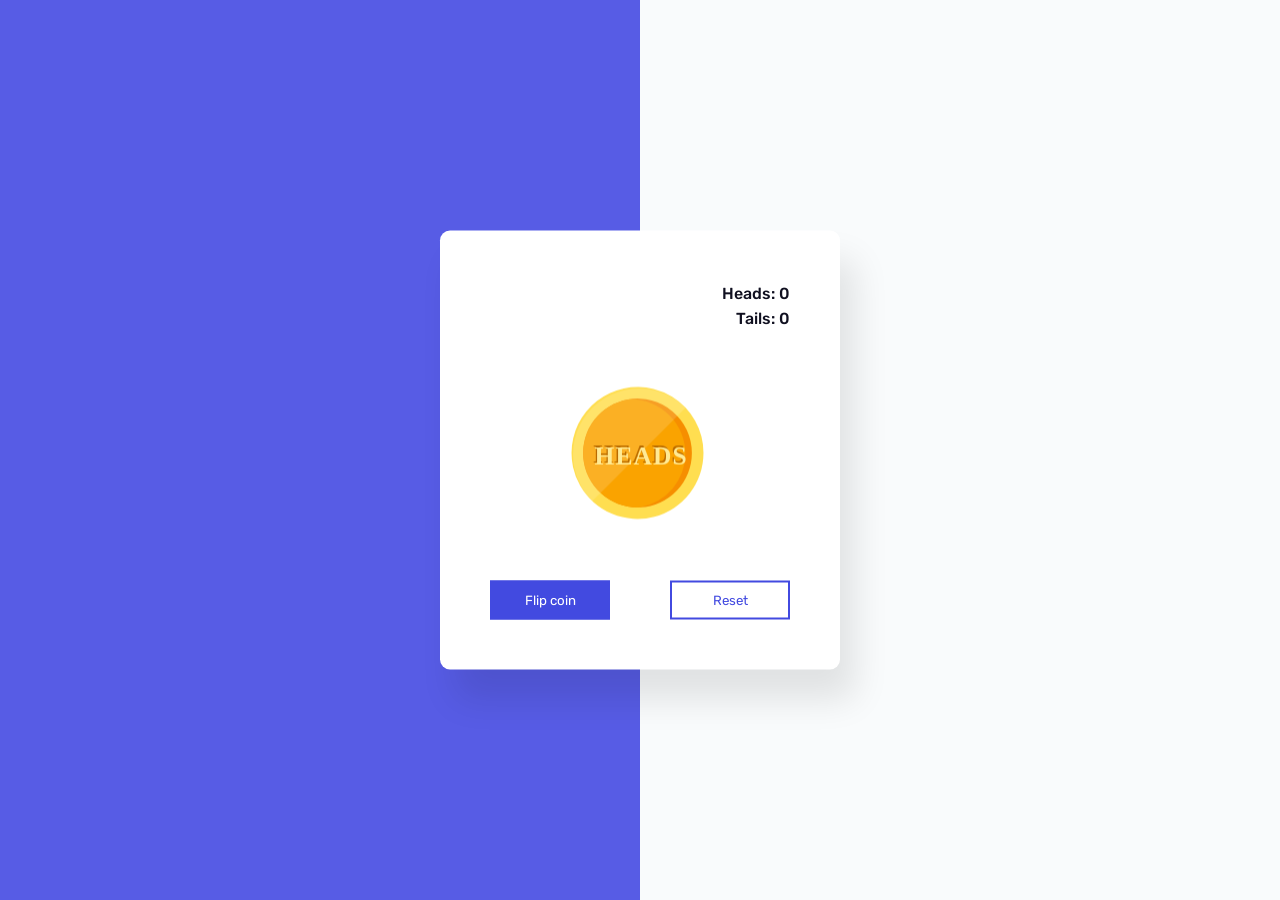
<file: FlipCoinGame/index.html>
<!DOCTYPE html>
<html lang="en">
<head>
  <meta charset="UTF-8">
  <meta name="viewport" content="width=device-width, initial-scale=1.0">
  <title>Flip Coin Game</title>
  <link rel="stylesheet" href="styles.css">
</head>
<body>
  <div class="container">
    <div class="stats">
      <p id='heads_count'>Heads: 0</p>
      <p id='tails_count'>Tails: 0</p>
    </div>
    <div class='coin' id='coin'>
      <div class='heads'>
        <img src='heads.svg'
             alt='heads'
        >
      </div>
      <div class='tails'>
        <img src='tails.svg'
             alt='tails'
        >
      </div>
    </div>
    <div class='buttons'>
      <button id='flip-button'>
        Flip coin
      </button>
      <button id='reset-button'>
        Reset
      </button>
    </div>
  </div>

  <script src='index.js'></script >

</body>
</html>
</file>
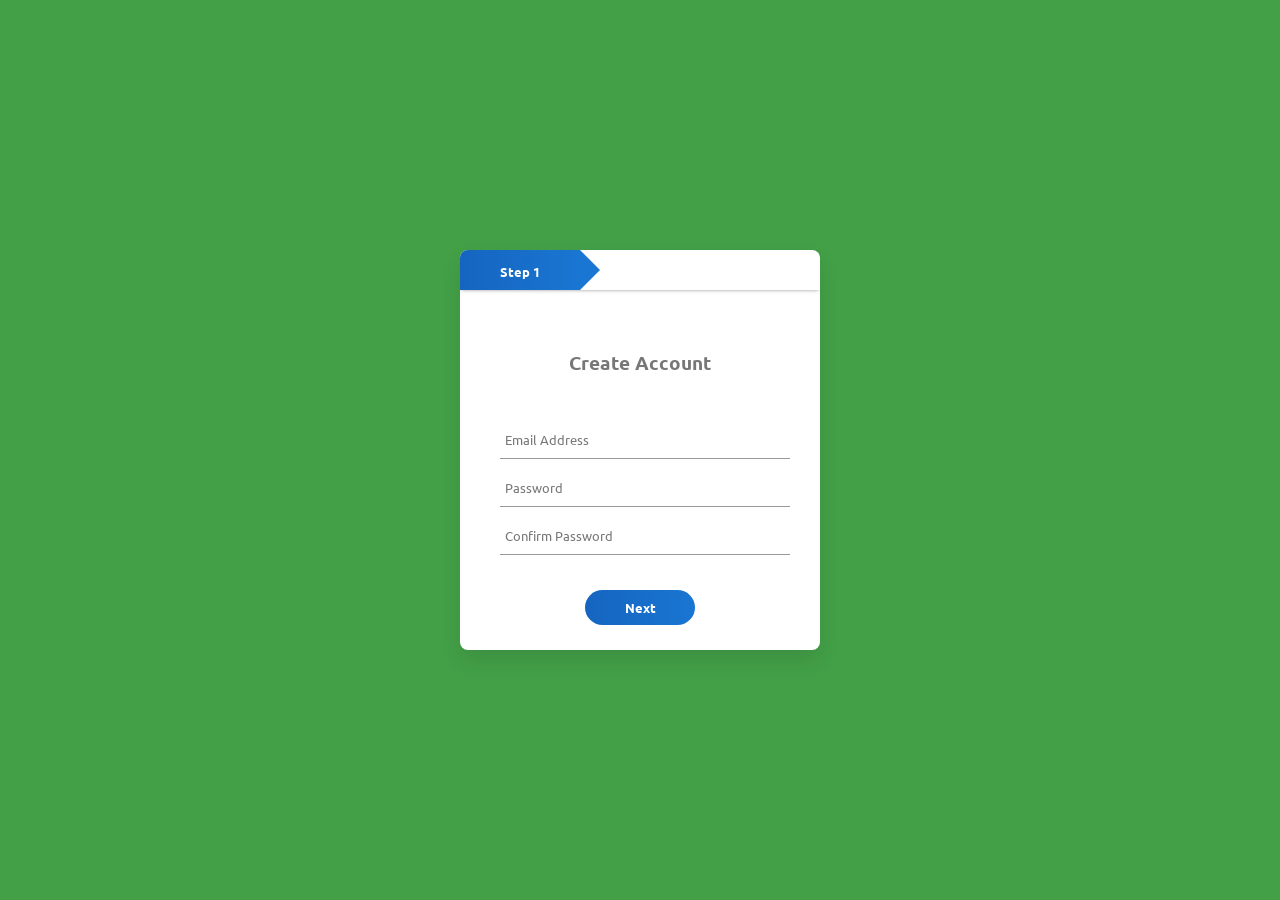
<file: MultiStepForm/index.html>
<!doctype html>
<html lang='en'>
<head >
	<meta charset='UTF-8'>
	<meta name='viewport'
	      content='width=device-width, user-scalable=no, initial-scale=1.0, maximum-scale=1.0, minimum-scale=1.0'
	>
	<meta http-equiv='X-UA-Compatible'
	      content='ie=edge'
	>

	<link rel='stylesheet'
	      href='styles.css'
	>

	<title >Multi Step Form Js</title >
</head >
<body >
	<div class='container'>
		<form
		      id='form1'
		>
			<h3>Create Account</h3>
			<input type='email'
			       name='email'
			       id='email'
			       placeholder='Email Address'
			>
			<input type='password'
			       name='password'
			       id='passord'
			       placeholder='Password'
			>
			<input type='password'
			       name='confirmPassword'
			       id='confirmPassword'
			       placeholder='Confirm Password'
			>
			<div class='btn-box'>
				<button type='button' id='next1' >Next</button>
			</div>
		</form >

		<form
		      id='form2'
		>
			<h3>Social Links</h3>
			<input type='text'
			       name='instagram'
			       id='instagram'
			       placeholder='Instagram'
			>
			<input type='text'
			       name='github'
			       id='github'
			       placeholder='Github'
			>
			<input type='text'
			       name='twitter'
			       id='twitter'
			       placeholder='Twitter'
			>
			<div class='btn-box'>
				<button type='button' id='back1' >Back</button>
				<button type='button' id='next2' >Next</button>
			</div>
		</form >

		<form
				id='form3'
		>
			<h3>Social Links</h3>
			<input type='text'
			       name='firstname'
			       id='firstname'
			       placeholder='First Name'
			>
			<input type='text'
			       name='lastname'
			       id='lastname'
			       placeholder='Last Name'
			>
			<input type='text'
			       name='phonenum'
			       id='phonenum'
			       placeholder='Phone Num'
			>
			<div class='btn-box'>
				<button type='button' id='back2' >Back</button>
				<button type='button' id='submit' >Submit</button>
			</div>
		</form >

		<div class='step-row'>
			<div id='progress'></div>
			<div class='step-col'><small >Step 1</small ></div >
			<div class='step-col'><small >Step 2</small ></div >
			<div class='step-col'><small >Step 3</small ></div >
		</div>
	</div>

	<script src='index.js'></script >
</body >
</html >
</file>
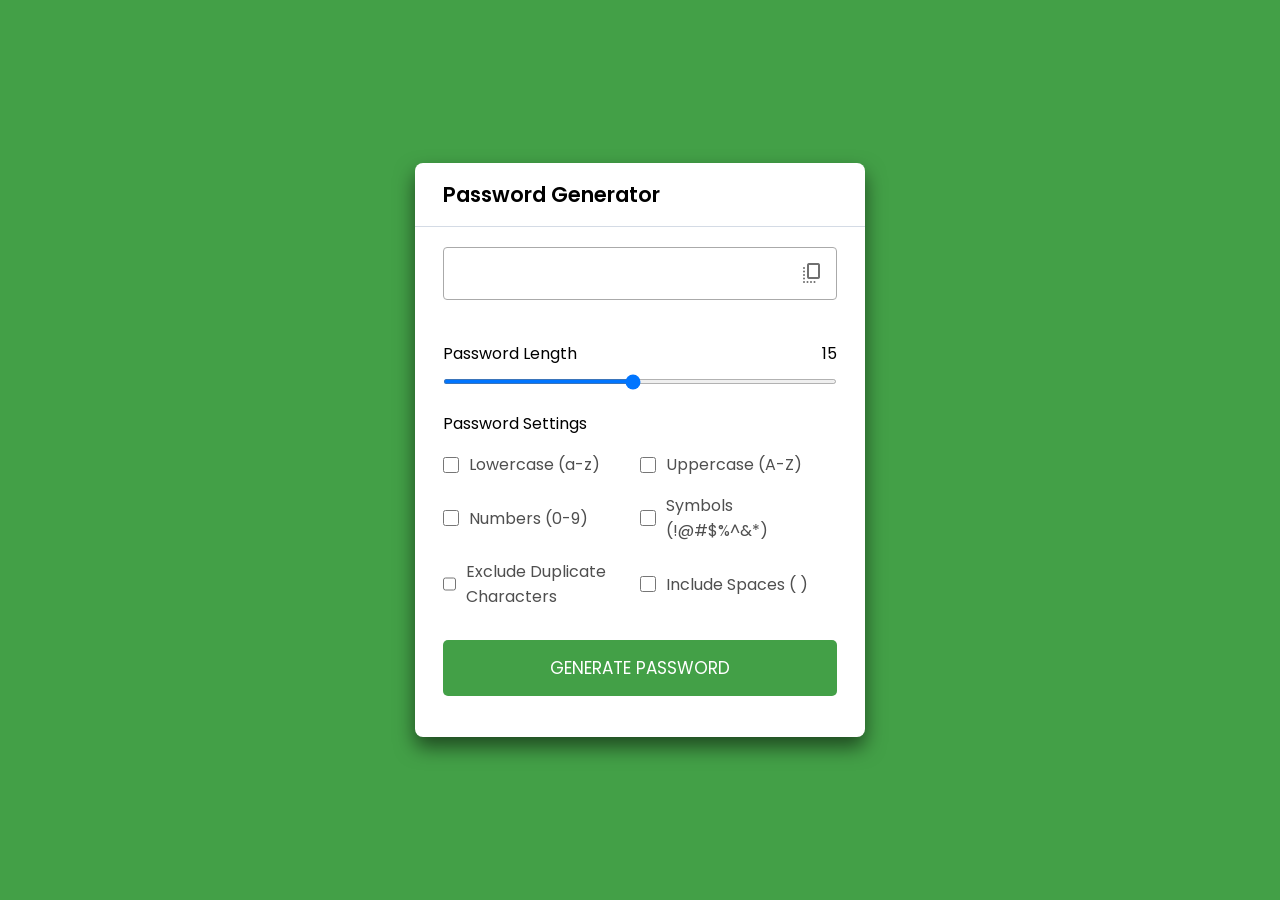
<file: PasswordGenerator/index.html>
<!doctype html>
<html lang="en">
  <head>
    <meta charset="UTF-8" />
    <meta name="viewport" content="width=device-width, initial-scale=1.0" />
    <link
      href="https://fonts.googleapis.com/css2?family=Material+Symbols+Rounded"
      rel="stylesheet"
    />
    <link rel="stylesheet" href="style.css" />
    <title>Password Generator JS</title>
  </head>
  <body>
    <div class="container">
      <h2>Password Generator</h2>
      <div class="wrapper">
        <div class="input-box">
          <input type="text" disabled />
          <span class="material-symbols-rounded">copy_all</span>
        </div>
        <div class="pass-indicator"></div>
        <div class="pass-length">
          <div class="details">
            <p class="title">Password Length</p>
            <span>15</span>
          </div>
          <input
            type="range"
            min="1"
            max="30"
            value="15"
            step="1"
            id="password-length"
          />
        </div>

        <div class="pass-settings">
          <p class="title">Password Settings</p>
          <ul class="options">
            <li class="option">
              <input type="checkbox" name="lowercase" id="lowercase" />
              <label for="lowercase">Lowercase (a-z)</label>
            </li>
            <li class="option">
              <input type="checkbox" name="uppercase" id="uppercase" />
              <label for="uppercase">Uppercase (A-Z)</label>
            </li>
            <li class="option">
              <input type="checkbox" name="numbers" id="numbers" />
              <label for="numbers">Numbers (0-9)</label>
            </li>
            <li class="option">
              <input type="checkbox" name="symbols" id="symbols" />
              <label for="symbols">Symbols (!@#$%^&*)</label>
            </li>
            <li class="option">
              <input type="checkbox" name="exc-duplicate" id="exc-duplicate" />
              <label for="exc-duplicate">Exclude Duplicate Characters</label>
            </li>
            <li class="option">
              <input type="checkbox" name="spaces" id="spaces" />
              <label for="spaces">Include Spaces ( )</label>
            </li>
          </ul>
        </div>

        <button id="generate-btn">Generate Password</button>
      </div>
    </div>

    <script src="script.js"></script>
  </body>
</html>
</file>
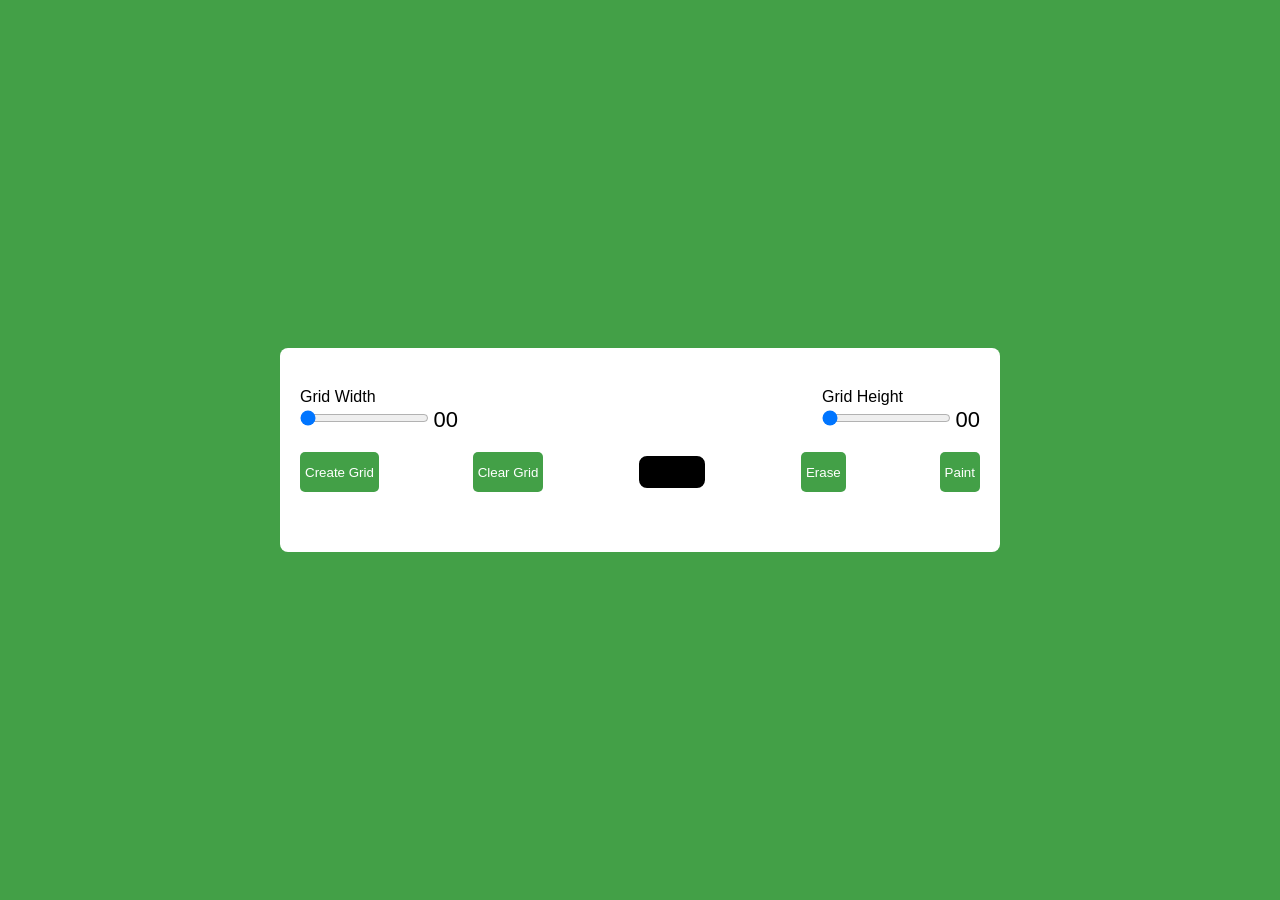
<file: pixel_art_generator_js/index.html>
<!DOCTYPE html>
<html lang="en">
  <head>
    <meta charset="UTF-8">
    <meta name="viewport" content="width=device-width, initial-scale=1">
    <title>Pixel Art Generator</title>
    <link href="style.css" rel="stylesheet">
  </head>
  <body>
    <div class="wrapper">
      <div class="options">
        <div class="opt-wrapper">
          <div class="slider">
            <label for='width-range' >Grid Width</label>
            <input type="range" id='width-range' min="1" max="35" value="0">
            <span id='width-value' >00</span>
          </div>
          <div class="slider">
            <label for='height-range' >Grid Height</label>
            <input type="range" id='height-range' min="1" max="35" value="0">
            <span id='height-value' >00</span>
          </div>
        </div>
        <div class="opt-wrapper">
          <button id="submit-grid">Create Grid</button>
          <button id="clear-grid">Clear Grid</button>
          <input type="color" id="color-input">
          <button id="erase-button">Erase</button>
          <button id="paint-button">Paint</button>
        </div>
      </div>
      <div class="container"></div>
    </div>
    <script src='index.js' ></script>
  </body>
</html>
</file>
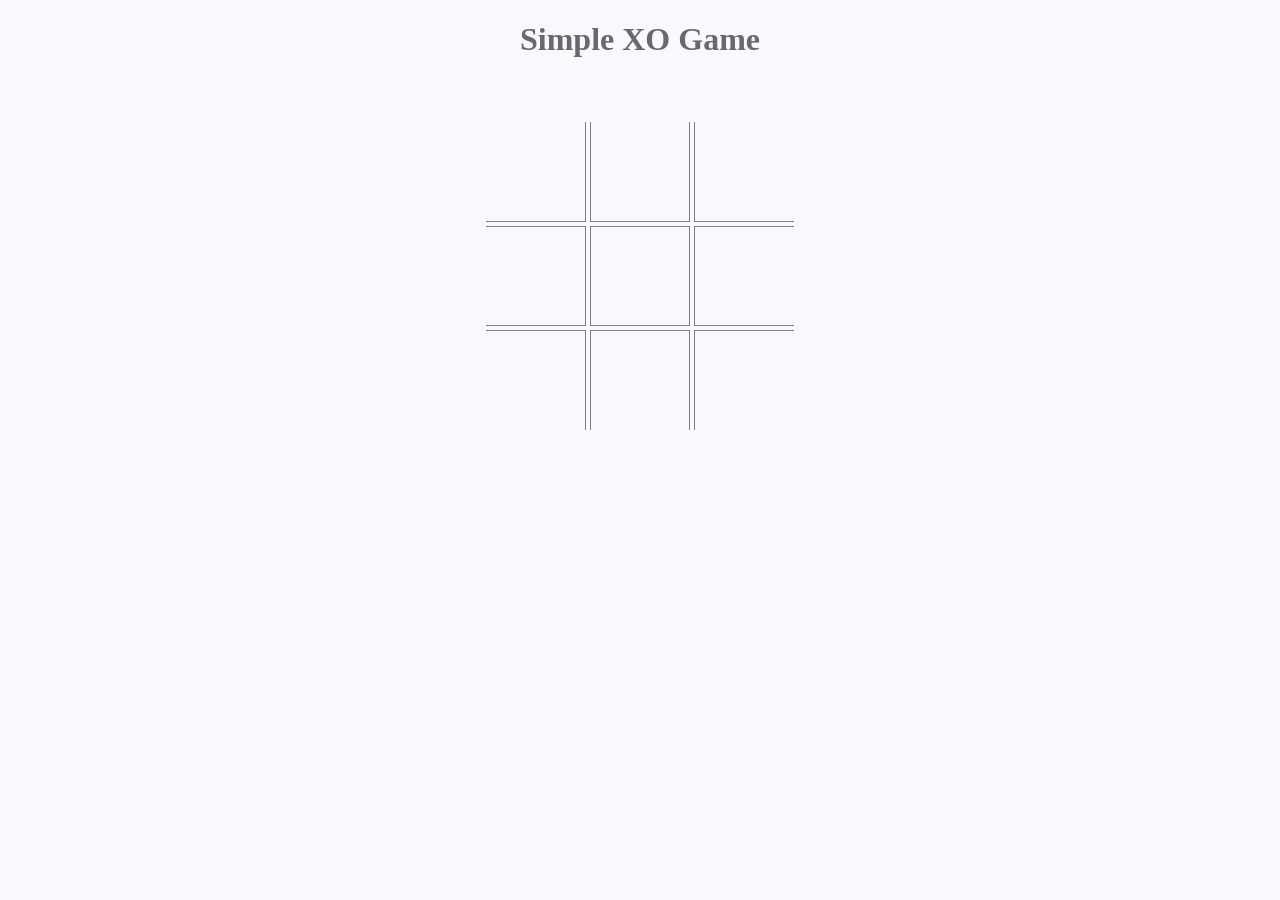
<file: SimpleXoGame/index.html>
<!doctype html>
<html lang="en">
  <head>
    <meta charset="UTF-8" />
    <meta name="viewport" content="width=device-width, initial-scale=1.0" />
    <link rel="stylesheet" href="styles.css" />
    <title>Simple XO Game</title>
  </head>
  <body>
    <h1>Simple XO Game</h1>
    <div id="container">
      <div class="block">
        <div id="box1" class="box top left">
          <span data-player="none" onclick="play(this)">&nbsp;</span>
        </div>
        <div id="box2" class="box top center">
          <span data-player="none" onclick="play(this)">&nbsp;</span>
        </div>
        <div id="box3" class="box top right">
          <span data-player="none" onclick="play(this)">&nbsp;</span>
        </div>
      </div>
      <div class="block">
        <div id="box4" class="box left">
          <span data-player="none" onclick="play(this)">&nbsp;</span>
        </div>
        <div id="box5" class="box center">
          <span data-player="none" onclick="play(this)">&nbsp;</span>
        </div>
        <div id="box6" class="box right">
          <span data-player="none" onclick="play(this)">&nbsp;</span>
        </div>
      </div>
      <div class="block">
        <div id="box7" class="box bottom left">
          <span data-player="none" onclick="play(this)">&nbsp;</span>
        </div>
        <div id="box8" class="box bottom center">
          <span data-player="none" onclick="play(this)">&nbsp;</span>
        </div>
        <div id="box9" class="box bottom right">
          <span data-player="none" onclick="play(this)">&nbsp;</span>
        </div>
      </div>
    </div>

    <script src="script.js"></script>
  </body>
</html>
</file>
<file: FlipCoinGame/styles.css>
@import url('https://fonts.googleapis.com/css2?family=Rubik:wght@300;400;500;600;700&display=swap');

*{
    margin: 0;
    padding: 0;
    box-sizing: border-box;
    font-family: 'Rubik', sans-serif;
}

body {
    height: 100%;
    background: linear-gradient(to right, #575CE5 50%, #F9FBFC 50%) fixed;
}

.container {
    background-color: #fff;
    width: 400px;
    padding: 50px;
    position: absolute;
    transform: translate(-50%, -50%);
    left: 50%;
    top: 50%;
    box-shadow: 15px 30px 35px rgba(0, 0, 0, 0.1);
    border-radius: 10px;
    -webkit-perspective: 300px;
    perspective: 300px;
}

.stats {
    text-align: right;
    color: #101020;
    font-weight: 500;
    line-height: 25px;
}

.coin {
    height: 150px;
    width: 150px;
    position: relative;
    margin: 50px auto;
    -webkit-transform-style: preserve-3d;
    transform-style: preserve-3d;
}

.coin img {
    width: 145px;
}

.heads, .tails {
    position: absolute;
    width: 100%;
    height: 100%;
    backface-visibility: hidden;
    -webkit-backface-visibility: hidden;
}

.tails {
    transform: rotateX(180deg);
}

.buttons {
    display: flex;
    justify-content: space-between;
}

button {
    width: 120px;
    padding: 10px 0;
    border: 2.5px solid #424AE0;
}

#flip-button {
    background: #424AE0;
    color: #FFF;
}

#flip-button:disabled {
    background-color: #E1E0EE;
    color: #101020;
    border-color: #E1E0EE;
}

#reset-button {
    background: #FFF;
    color: #424AE0;
}

@keyframes spin-tails {
    0% {
        transform: rotateX(0);
    }
    100% {
        transform: rotateX(1980deg);
    }
}

@keyframes spin-heads {
    0% {
        transform: rotateX(0);
    }
    100% {
        transform: rotateX(2160deg);
    }
}
</file>
<file: MultiStepForm/styles.css>
@import url('https://fonts.googleapis.com/css2?family=Ubuntu:wght@300;400;500;700&display=swap');

* {
    margin: 0;
    padding: 0;
    font-family: 'Ubuntu';
}

body {
    background: #43a047;
    display: flex;
    align-items: center;
    justify-content: center;
    min-height: 100vh;
}

.container {
    width: 360px;
    height: 400px;
    margin: 8% auto;
    background: #fff;
    border-radius: 8px;
    position: relative;
    overflow: hidden;
    box-shadow: 0 10px 20px rgba(0, 0, 0, 0.1);
}

h3 {
    text-align: center;
    margin-bottom: 40px;
    color: #777;
}

.container form {
    width: 280px;
    position: absolute;
    top: 100px;
    left: 40px;
    transition: 0.5s;
}

form input {
    width: 100%;
    padding: 10px 5px;
    margin: 5px 0;
    border: 0;
    border-bottom: 1px solid #999;
    outline: none;
    background: transparent;
}

::placeholder {
    color: #777;
}

.btn-box {
    width: 100%;
    margin: 30px auto;
    text-align: center;
}

form button {
    width: 110px;
    height: 35px;
    margin: 0 10px;
    background: linear-gradient(to right, #1565c0, #1976d2);
    border-radius: 30px;
    border: 0;
    outline: none;
    color: #fff;
    cursor: pointer;
    font-weight: 700;
    font-size: 0.8em;
}

#form2 {
    left: 450px;
}

#form3 {
    left: 450px;
}

.step-row {
    width: 360px;
    height: 40px;
    margin: 0 auto;
    display: flex;
    align-items: center;
    box-shadow: 0 -1px 5px -1px #000;
    position: relative;
}

.step-col {
    width: 120px;
    text-align: center;
    color: #333;
    position: relative;
}

#progress {
    position: absolute;
    height: 100%;
    width: 120px;
    background: linear-gradient(to right, #1565c0, #1976d2);
}

small {
    color: #fff;
    font-weight: 700;
    font-size: 0.8em;
}

#progress::after {
    content: '';
    height: 0;
    width: 0;
    border-top: 20px solid transparent;
    border-bottom: 20px solid transparent;
    position: absolute;
    right: -20px;
    top: 0;
    border-left: 20px solid #1976d2;
}
</file>
<file: PasswordGenerator/style.css>
@import url(https://fonts.googleapis.com/css?family=Poppins:100,100italic,200,200italic,300,300italic,regular,italic,500,500italic,600,600italic,700,700italic,800,800italic,900,900italic);

* {
  margin: 0;
  padding: 0;
  box-sizing: border-box;
  font-family: "Poppins", sans-serif;
}

body {
  display: flex;
  align-items: center;
  justify-content: center;
  min-height: 100vh;
  background: #43A047;
}

.container {
  width: 450px;
  background: #fff;
  border-radius: 8px;
  box-shadow: 0 10px 20px rgba(0, 0, 0, 0.55);
}

.container h2 {
  font-weight: 600;
  font-size: 1.31rem;
  padding: 1rem 1.75rem;
  border-bottom: 1px solid #D4DBE5;
}

.wrapper {
  margin: 1.25rem 1.75rem;
}

.wrapper .input-box {
  position: relative
}

.input-box input {
  width: 100%;
  height: 53px;
  color: #000;
  background: none;
  font-size: 1.06rem;
  font-weight: 500;
  border-radius: 4px;
  letter-spacing: 1.4px;
  border: 1px solid #aaa;
  padding: 0 2.85rem 0 1rem;
}

.input-box span{
  position: absolute;
  right: 13px;
  cursor: pointer;
  line-height: 53px;
  color: #707070;
}

.input-box span:hover{
  color: #43A047 !important;
}

.wrapper .pass-indicator {
  width: 100%;
  height: 4px;
  position: relative;
  margin-top: 0.75rem;
  border-radius: 25px;
}

.pass-indicator::before{
    position: absolute;
    content: "";
    height: 100%;
    width: 50%;
    border-radius: inherit;
    transition: width 0.3s ease;
}

.pass-indicator#weak::before{
    width: 20%;
    background: #e64a4a;
}

.pass-indicator#medium::before{
    width: 50%;
    background: #f1c80b;
}

.pass-indicator#strong::before{
    width: 100%;
    background: #43A047;
}

.wrapper .pass-length{
    margin: 1.56rem 0 1.25rem;
}

.pass-length .details{
    display: flex;
    justify-content: space-between;
}

#password-length{
    width: 100%;
    height: 5px;
}

.pass-settings .options{
    display: flex;
    list-style: none;
    flex-wrap: wrap;
    margin-top: 1rem;
}

.pass-settings .options .option{
    display: flex;
    align-items: center;
    margin-bottom: 1rem;
    width: calc(100% / 2);
}

/* .options .option:first-child{
    pointer-events: none;
}

.options .option:first-child input{
    opacity: 0.7;
} */

.options .option input{
    height: 16px;
    width: 16px;
    cursor: pointer;
}

.options .option label{
    cursor: pointer;
    color: #4f4f4f;
    padding-left: 0.63rem;
}

.wrapper #generate-btn{
    width: 100%;
    color: #fff;
    border: none;
    outline: none;
    cursor: pointer;
    background: #43A047;
    font-size: 1.06rem;
    padding: 0.94rem 0;
    border-radius: 5px;
    text-transform: uppercase;
    margin: 0.94rem 0 1.3rem;
}
</file>
<file: pixel_art_generator_js/style.css>
* {
  padding: 0;
  margin: 0;
  box-sizing: border-box;
  font-family: 'Poppins', sans-serif;
}

body {
  background-color: #43A047;
}

.wrapper {
  background-color: #fff;
  width: 80vmin;
  position: absolute;
  top: 50%;
  left: 50%;
  transform: translate(-50%, -50%);
  padding: 40px 20px;
  border-radius: 8px;
}

label {
  display: block;
}

span {
  position: relative;
  font-size: 22px;
  bottom: -1px;
}

.opt-wrapper {
  display: flex;
  justify-content: space-between;
  margin-bottom: 20px;
  gap: 10px;
}

button {
  background-color: #43A047;
  border: none;
  border-radius: 5px;
  padding: 5px;
  color: #fff;
}

input[type='color'] {
  -webkit-appearance: none;
  -moz-appearance: none;
  appearance: none;
  background-color: transparent;
  width: 70px;
  height: 40px;
  border: none;
  cursor: pointer;
}

input[type='color']::-webkit-color-swatch {
  border: 4px solid #000;
  border-radius: 8px;
}

input[type='color']::-moz-color-swatch {
  border: 4px solid #000;
  border-radius: 8px;
}

.gridCol {
  height: 1em;
  width: 1em;
  border: 1px solid #ddd;
}

.gridRow {
  display: flex;
}

@media (max-width: 768px) {
  .gridCol {
    height: 0.8em;
    width: 0.8em;
  }
}
</file>
<file: SimpleXoGame/styles.css>
body {
  background: ghostWhite;
  color: dimgray;
  font-family: serif;
  text-align: center;
}

h1 {
  font-size: 2em;
}

#container {
  margin: 5% auto;
  border-radius: 5px;
  text-align: center;
}

.box {
  display: inline-block;
  border: 1px solid gray;
  width: 100px;
  height: 100px;
  text-align: center;
  box-sizing: border-box;
  padding: 0;
}

span{
    position: absolute;
    font-size: 75px;
    font-family: sans-serif;
    text-align: center;
    height: 75px;
    width: 75px;
    padding: 0;
    margin: 5px;
    margin-left: -35px;
}

.top{
    border-top: none;
}

.bottom{
    border-bottom: none;
}

.left{
    border-left: none;
}

.right{
    border-right: none;
}

.alert{
    height: 75px;
    width: 125px;
    display: inline-block;
    background: ghostwhite;
    position: relative;
    z-index: 10;
    margin-top: -50%;
    border-radius: 20px;
    box-shadow: 0 0 75px 2px dimgray;
    animation: larger 0.5s;
    animation-fill-mode: forwards;
    box-sizing: content-box;
    padding: 30px;
    bottom: 50px;
    top: 0;
}

button{
    background: dimgray;
    border-radius: 2px;
    color: ghostwhite;
    border: none;
    outline: none;
}

button:focus{
    background: silver;
}

.activeBox{
    background: silver;
}

@keyframes larger{
    from{
        height: 75px;
        width: 125px;
    }

    to{
        height: 100px;
        width: 250px;
    }

}
</file>
